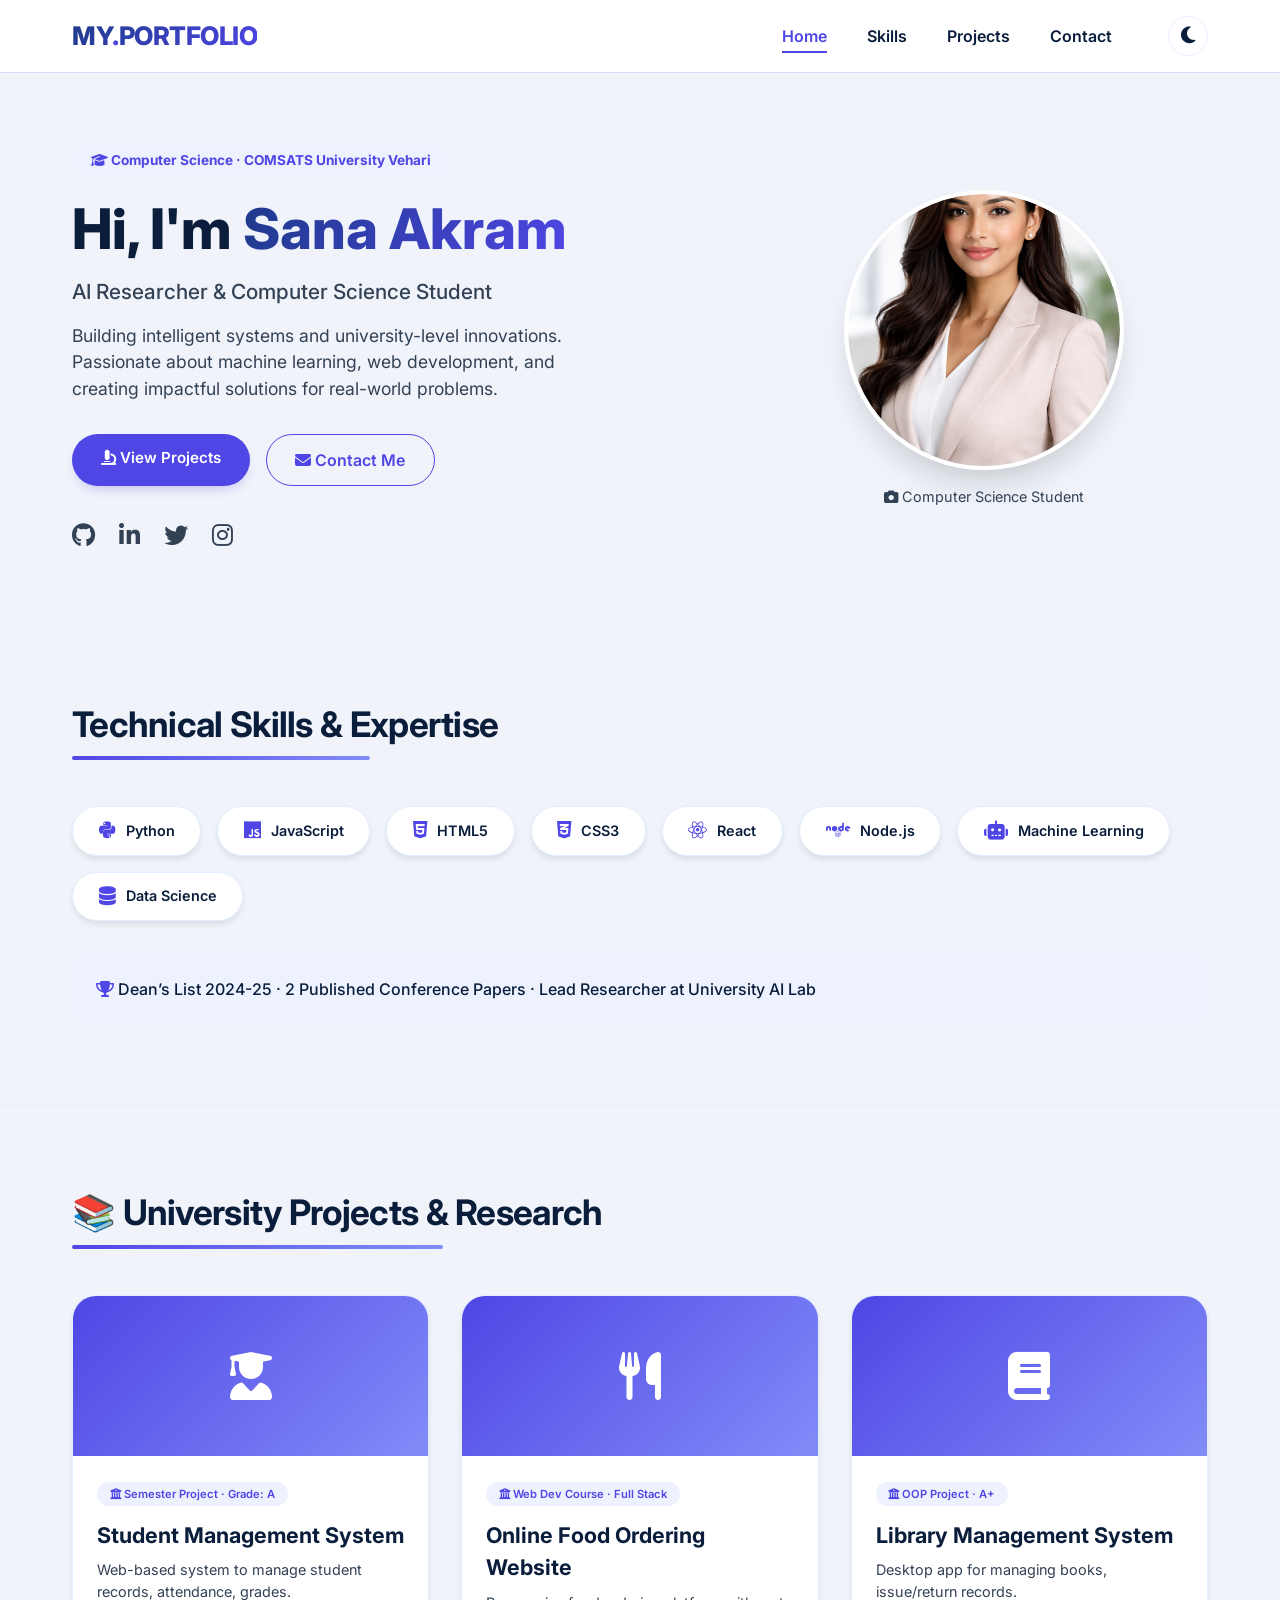
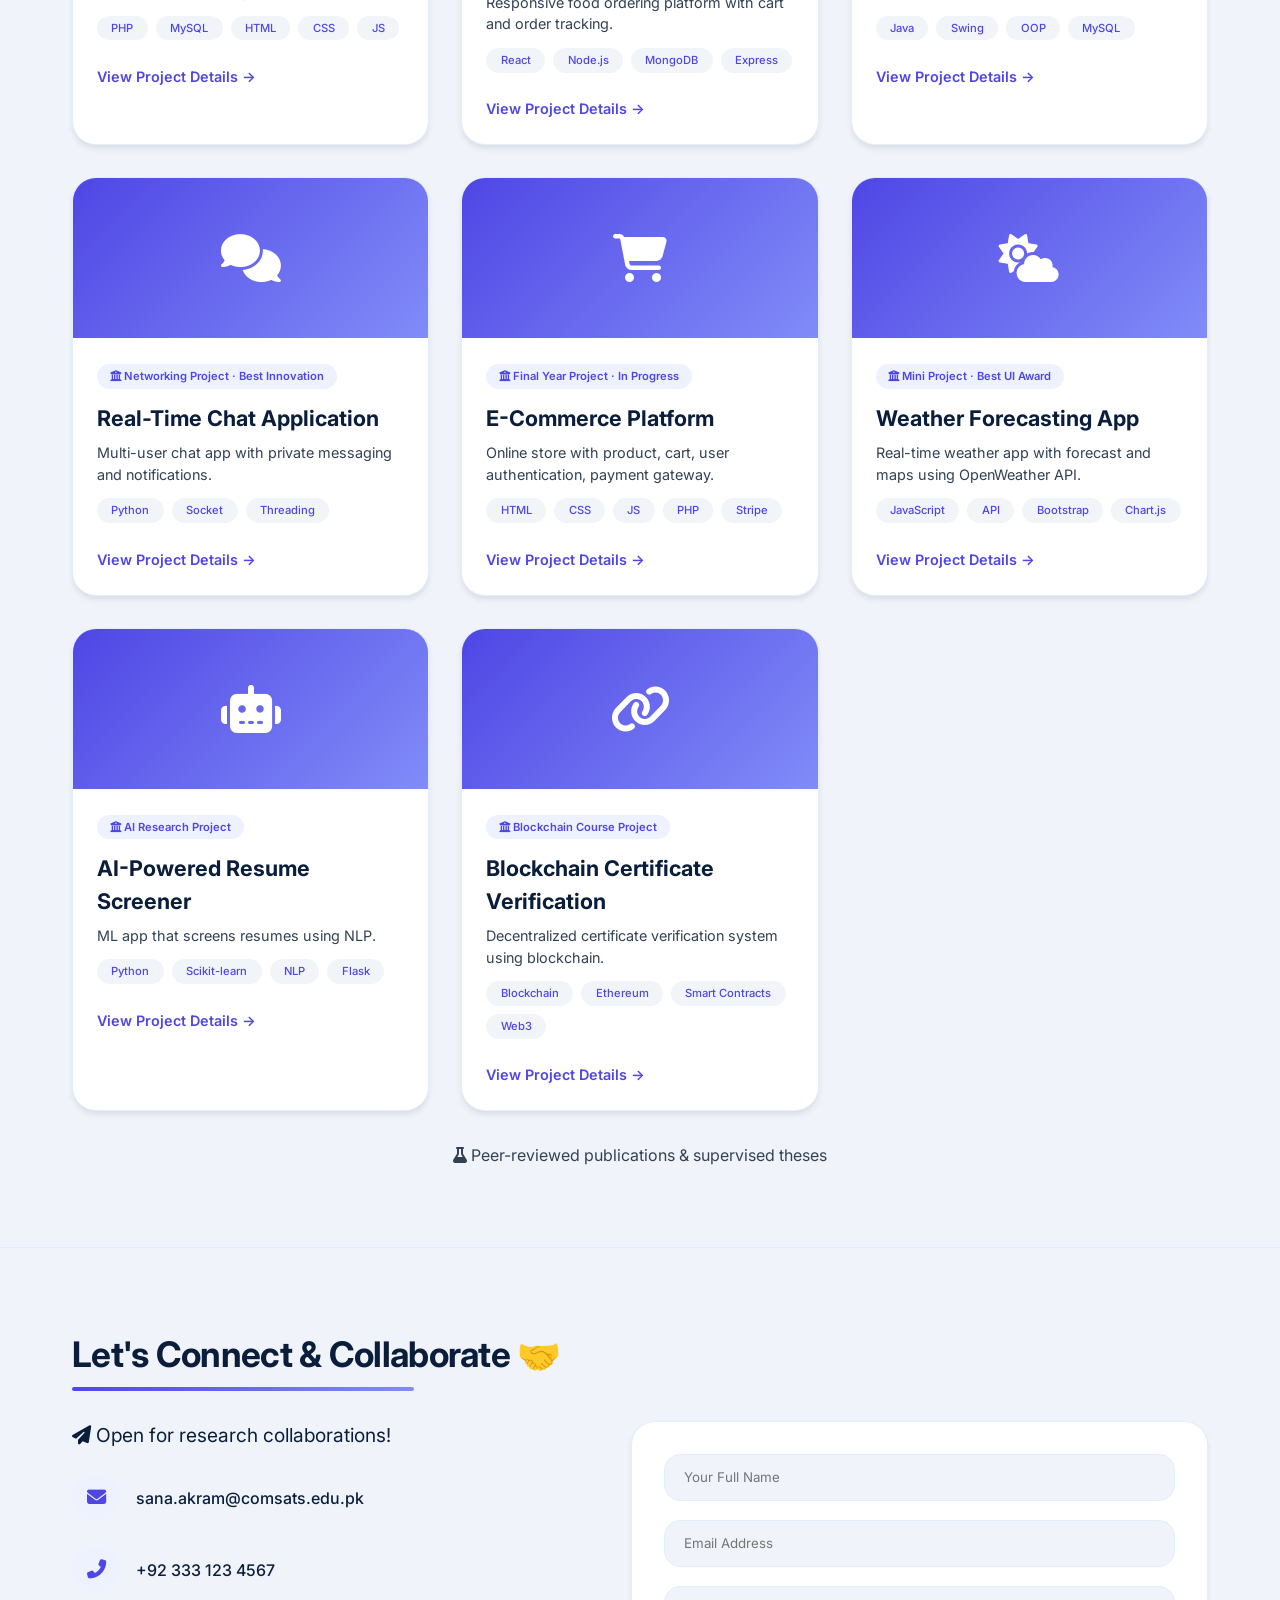
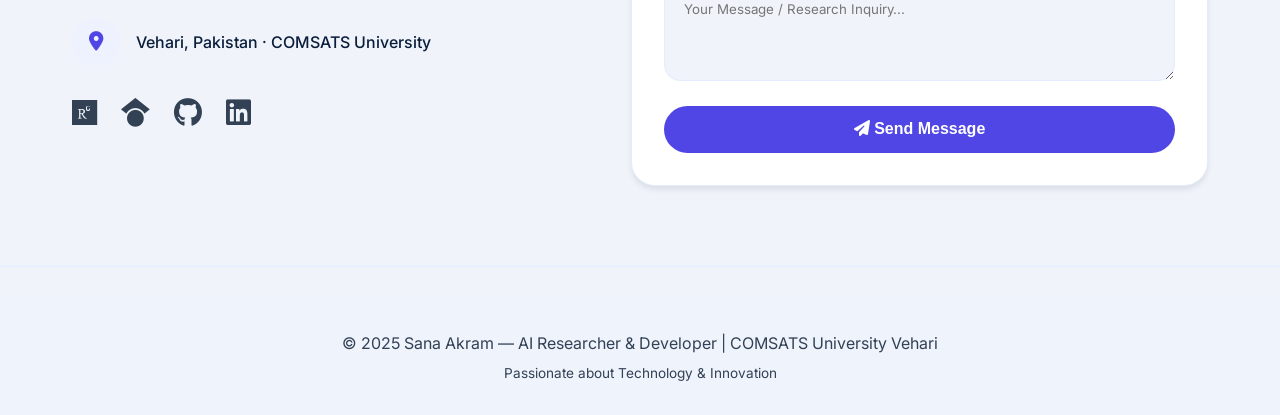
<file: index.html>
<!DOCTYPE html>
<html lang="en">
<head>
  <meta charset="UTF-8">
  <meta name="viewport" content="width=device-width, initial-scale=1.0, viewport-fit=cover">
  <title>Sana Akram | University Portfolio</title>

  <!-- Google Fonts -->
  <link href="https://fonts.googleapis.com/css2?family=Inter:wght@300;400;500;600;700;800&display=swap" rel="stylesheet">
  
  <!-- Font Awesome -->
  <link rel="stylesheet" href="https://cdnjs.cloudflare.com/ajax/libs/font-awesome/6.4.0/css/all.min.css">

  <!-- Custom CSS -->
  <link rel="stylesheet" href="style.css">
</head>
<body>

<!-- Navigation Bar -->
<nav>
  <div class="nav-container">
    <div class="logo">MY<span style="color:#4f46e5;">.</span>PORTFOLIO</div>
    <button class="menu-btn" id="menuBtn">
      <i class="fas fa-bars"></i>
    </button>
    <div class="nav-links" id="navLinks">
      <a href="#home" class="nav-link active">Home</a>
      <a href="#skills" class="nav-link">Skills</a>
      <a href="#projects" class="nav-link">Projects</a>
      <a href="#contact" class="nav-link">Contact</a>
      <div class="theme-toggle" id="themeToggle">
        <i class="fas fa-moon"></i>
      </div>
    </div>
  </div>
</nav>

<main>
  <!-- Hero Section -->
  <section id="home" class="hero">
    <div class="container hero-grid">
      <div class="hero-content">
        <span class="hero-badge"><i class="fas fa-graduation-cap"></i> Computer Science · COMSATS University Vehari</span>
        <h1>Hi, I'm <span class="name-highlight">Sana Akram</span></h1>
        <div class="hero-sub">AI Researcher & Computer Science Student</div>
        <p>Building intelligent systems and university-level innovations. Passionate about machine learning, web development, and creating impactful solutions for real-world problems.</p>
        <div class="btn-group">
          <a href="#projects" class="btn-primary"><i class="fas fa-microscope"></i> View Projects</a>
          <a href="#contact" class="btn-outline"><i class="fas fa-envelope"></i> Contact Me</a>
        </div>
        <div class="social-links">
          <a href="#"><i class="fab fa-github"></i></a>
          <a href="#"><i class="fab fa-linkedin-in"></i></a>
          <a href="#"><i class="fab fa-twitter"></i></a>
          <a href="#"><i class="fab fa-instagram"></i></a>
        </div>
      </div>
      <div class="hero-avatar">
        <div class="profile-image">
          <img src="image.png" alt="Sana Akram Profile Picture" class="profile-pic">
        </div>
        <p class="profile-caption"><i class="fas fa-camera"></i> Computer Science Student</p>
      </div>
    </div>
  </section>

  <!-- Skills Section -->
  <section id="skills">
    <div class="container">
      <h2 class="section-title">Technical Skills & Expertise</h2>
      <div class="skills-grid" id="skillsGrid"></div>
      <div class="achievement-card">
        <p><i class="fas fa-trophy" style="color:#4f46e5;"></i> Dean’s List 2024-25 · 2 Published Conference Papers · Lead Researcher at University AI Lab</p>
      </div>
    </div>
  </section>

  <!-- Projects Section -->
  <section id="projects">
    <div class="container">
      <h2 class="section-title">📚 University Projects & Research</h2>
      <div class="projects-grid" id="projectsContainer"></div>
      <div class="projects-footer">
        <p><i class="fas fa-flask"></i> Peer-reviewed publications & supervised theses</p>
      </div>
    </div>
  </section>
  <!-- Contact Section -->
  <section id="contact">
    <div class="container">
      <h2 class="section-title">Let's Connect & Collaborate 🤝</h2>
      <div class="contact-wrapper">
        <div class="contact-info">
          <p class="contact-heading"><i class="fas fa-paper-plane"></i> Open for research collaborations!</p>
          <div class="contact-detail"><i class="fas fa-envelope"></i><span>sana.akram@comsats.edu.pk</span></div>
          <div class="contact-detail"><i class="fas fa-phone-alt"></i><span>+92 333 123 4567</span></div>
          <div class="contact-detail"><i class="fas fa-map-marker-alt"></i><span>Vehari, Pakistan · COMSATS University</span></div>
          <div class="contact-social">
            <i class="fab fa-researchgate"></i>
            <i class="fab fa-google-scholar"></i>
            <i class="fab fa-github"></i>
            <i class="fab fa-linkedin"></i>
          </div>
        </div>
        <div class="contact-form">
          <form id="contactForm">
            <div class="form-group">
              <input type="text" id="name" placeholder="Your Full Name" required>
            </div>
            <div class="form-group">
              <input type="email" id="email" placeholder="Email Address" required>
            </div>
            <div class="form-group">
              <textarea rows="4" id="message" placeholder="Your Message / Research Inquiry..."></textarea>
            </div>
            <button type="submit"><i class="fas fa-paper-plane"></i> Send Message</button>
          </form>
        </div>
      </div>
    </div>
  </section>
</main>

<footer>
  <div class="container">
    <p>© 2025 Sana Akram — AI Researcher & Developer | COMSATS University Vehari</p>
    <p class="footer-heart">Passionate about Technology & Innovation</p>
  </div>
</footer>

<div id="toastMsg" class="toast-msg"></div>

<!-- ========================================
     JS: Skills + Projects + Theme + Contact
======================================== -->
<script>
  // Skills Data
  const skillsData = [
    { name: "Python", icon: "fab fa-python" },
    { name: "JavaScript", icon: "fab fa-js" },
    { name: "HTML5", icon: "fab fa-html5" },
    { name: "CSS3", icon: "fab fa-css3-alt" },
    { name: "React", icon: "fab fa-react" },
    { name: "Node.js", icon: "fab fa-node" },
    { name: "Machine Learning", icon: "fas fa-robot" },
    { name: "Data Science", icon: "fas fa-database" }
  ];

  // University Projects Data
  const universityProjects = [
    { title: "Student Management System", description: "Web-based system to manage student records, attendance, grades.", tags: ["PHP","MySQL","HTML","CSS","JS"], icon:"fas fa-user-graduate", uniBadge:"Semester Project · Grade: A" },
    { title: "Online Food Ordering Website", description: "Responsive food ordering platform with cart and order tracking.", tags:["React","Node.js","MongoDB","Express"], icon:"fas fa-utensils", uniBadge:"Web Dev Course · Full Stack" },
    { title: "Library Management System", description: "Desktop app for managing books, issue/return records.", tags:["Java","Swing","OOP","MySQL"], icon:"fas fa-book", uniBadge:"OOP Project · A+" },
    { title: "Real-Time Chat Application", description: "Multi-user chat app with private messaging and notifications.", tags:["Python","Socket","Threading"], icon:"fas fa-comments", uniBadge:"Networking Project · Best Innovation" },
    { title: "E-Commerce Platform", description: "Online store with product, cart, user authentication, payment gateway.", tags:["HTML","CSS","JS","PHP","Stripe"], icon:"fas fa-shopping-cart", uniBadge:"Final Year Project · In Progress" },
    { title: "Weather Forecasting App", description: "Real-time weather app with forecast and maps using OpenWeather API.", tags:["JavaScript","API","Bootstrap","Chart.js"], icon:"fas fa-cloud-sun", uniBadge:"Mini Project · Best UI Award" },
    { title: "AI-Powered Resume Screener", description: "ML app that screens resumes using NLP.", tags:["Python","Scikit-learn","NLP","Flask"], icon:"fas fa-robot", uniBadge:"AI Research Project" },
    { title: "Blockchain Certificate Verification", description: "Decentralized certificate verification system using blockchain.", tags:["Blockchain","Ethereum","Smart Contracts","Web3"], icon:"fas fa-link", uniBadge:"Blockchain Course Project" }
  ];

  // Render Skills
  function renderSkills() {
    const container = document.getElementById('skillsGrid');
    if(!container) return;
    container.innerHTML = '';
    skillsData.forEach(skill => {
      const card = document.createElement('div');
      card.className = 'skill-card';
      card.innerHTML = `<i class="${skill.icon}"></i> ${skill.name}`;
      card.addEventListener('click', () => showToast(`🔬 ${skill.name} — core competency!`));
      container.appendChild(card);
    });
  }

  // Render Projects
  function renderProjects() {
    const container = document.getElementById('projectsContainer');
    if(!container) return;
    container.innerHTML = '';
    universityProjects.forEach(proj => {
      const card = document.createElement('div');
      card.className = 'project-card';
      card.innerHTML = `
        <div class="project-img"><i class="${proj.icon}" style="font-size:3rem;"></i></div>
        <div class="project-info">
          <div class="uni-badge"><i class="fas fa-university"></i> ${proj.uniBadge}</div>
          <h3>${proj.title}</h3>
          <p>${proj.description}</p>
          <div class="project-tags">${proj.tags.map(tag=>`<span class="tag">${tag}</span>`).join('')}</div>
          <a href="#" class="project-link" data-project="${proj.title}">View Project Details →</a>
        </div>`;
      container.appendChild(card);
    });

    document.querySelectorAll('.project-link').forEach(link=>{
      link.addEventListener('click', e=>{
        e.preventDefault();
        showToast(`📂 "${link.getAttribute('data-project')}" - Request details via contact form!`);
      });
    });
  }

  // Toast
  let toastTimeout;
  function showToast(msg,duration=3000){
    const toast = document.getElementById('toastMsg');
    if(!toast) return;
    if(toastTimeout) clearTimeout(toastTimeout);
    toast.textContent = msg;
    toast.style.opacity='1';
    toastTimeout = setTimeout(()=>toast.style.opacity='0', duration);
  }

  // Theme Toggle
  function initThemeToggle(){
    const themeToggle = document.getElementById('themeToggle');
    if(!themeToggle) return;
    themeToggle.addEventListener('click', ()=>{
      document.body.classList.toggle('dark');
      const icon = themeToggle.querySelector('i');
      if(document.body.classList.contains('dark')) icon.classList.replace('fa-moon','fa-sun');
      else icon.classList.replace('fa-sun','fa-moon');
      localStorage.setItem('theme', document.body.classList.contains('dark')?'dark':'light');
    });
    if(localStorage.getItem('theme')==='dark') {
      document.body.classList.add('dark');
      themeToggle.querySelector('i').classList.replace('fa-moon','fa-sun');
    }
  }

  // Mobile Menu
  function initMobileMenu(){
    const menuBtn = document.getElementById('menuBtn');
    const navLinks = document.getElementById('navLinks');
    const navLinkItems = document.querySelectorAll('.nav-link');
    if(menuBtn && navLinks){
      menuBtn.addEventListener('click', ()=>navLinks.classList.toggle('active'));
      navLinkItems.forEach(link=>link.addEventListener('click', ()=>navLinks.classList.remove('active')));
    }
  }

  // Active Nav
  function initActiveNavigation(){
    const sections = document.querySelectorAll('section');
    const navLinkItems = document.querySelectorAll('.nav-link');
    function setActiveSection(){
      let current='';
      const scrollPos = window.scrollY+150;
      sections.forEach(section=>{
        if(scrollPos >= section.offsetTop && scrollPos < section.offsetTop+section.clientHeight)
          current = section.getAttribute('id');
      });
      navLinkItems.forEach(link=>{
        link.classList.remove('active');
        if(link.getAttribute('href').substring(1)===current) link.classList.add('active');
      });
    }
    window.addEventListener('scroll', setActiveSection);
    setActiveSection();
  }

  // Contact Form
  function initContactForm(){
    const form = document.getElementById('contactForm');
    if(!form) return;
    form.addEventListener('submit', e=>{
      e.preventDefault();
      const name=document.getElementById('name').value.trim();
      const email=document.getElementById('email').value.trim();
      const message=document.getElementById('message').value.trim();
      if(!name||!email||!message){showToast('⚠️ Please fill all fields!');return;}
      if(!email.includes('@')){showToast('⚠️ Invalid email!');return;}
      form.reset();
      showToast(`✅ Thank you ${name}, your message has been sent!`);
    });
  }

  // Init all
  window.addEventListener('DOMContentLoaded', ()=>{
    renderSkills();
    renderProjects();
    initThemeToggle();
    initMobileMenu();
    initActiveNavigation();
    initContactForm();
  });
</script>

</body>
</html>
</file>
<file: style.css>
/* ========================================
   VARIABLES & THEMES
   ======================================== */
:root {
    --bg-primary: #f0f4fa;
    --bg-secondary: #ffffff;
    --text-primary: #0a1e3c;
    --text-secondary: #334155;
    --card-bg: #ffffff;
    --nav-bg: rgba(255, 255, 255, 0.95);
    --border-color: #e2edff;
    --skill-bg: #ffffff;
    --badge-bg: #eef2ff;
    --tag-bg: #f1f5f9;
    --footer-bg: #eef3fc;
    --gradient-start: #1e3a8a;
    --gradient-end: #4f46e5;
    --shadow: 0 4px 6px -1px rgba(0, 0, 0, 0.1);
    --transition: all 0.3s ease;
}
.profile-pic {
  width: 280px;
  height: 280px;
  object-fit: cover;   /* image crop ho kar fit hogi */
  border-radius: 50%;  /* round DP */
}
body.dark {
    --bg-primary: #0f172a;
    --bg-secondary: #1e293b;
    --text-primary: #f1f5f9;
    --text-secondary: #cbd5e1;
    --card-bg: #1e293b;
    --nav-bg: rgba(15, 23, 42, 0.95);
    --border-color: #334155;
    --skill-bg: #1e293b;
    --badge-bg: #2d3a6e;
    --tag-bg: #334155;
    --footer-bg: #0f172a;
    --gradient-start: #818cf8;
    --gradient-end: #a78bfa;
    --shadow: 0 4px 6px -1px rgba(0, 0, 0, 0.3);
}

/* ========================================
   RESET & BASE STYLES
   ======================================== */
* {
    margin: 0;
    padding: 0;
    box-sizing: border-box;
}

body {
    font-family: 'Inter', sans-serif;
    background: var(--bg-primary);
    color: var(--text-primary);
    line-height: 1.5;
    scroll-behavior: smooth;
    transition: background 0.3s ease, color 0.3s ease;
}

::-webkit-scrollbar {
    width: 10px;
}
::-webkit-scrollbar-track {
    background: var(--bg-primary);
}
::-webkit-scrollbar-thumb {
    background: #4f46e5;
    border-radius: 10px;
}

.container {
    max-width: 1200px;
    margin: 0 auto;
    padding: 0 2rem;
}

/* ========================================
   NAVIGATION BAR
   ======================================== */
nav {
    position: fixed;
    top: 0;
    left: 0;
    width: 100%;
    background: var(--nav-bg);
    backdrop-filter: blur(16px);
    z-index: 1000;
    border-bottom: 1px solid rgba(79, 70, 229, 0.2);
    padding: 1rem 0;
    transition: var(--transition);
}

.nav-container {
    max-width: 1200px;
    margin: 0 auto;
    padding: 0 2rem;
    display: flex;
    justify-content: space-between;
    align-items: center;
}

.logo {
    font-weight: 800;
    font-size: 1.6rem;
    background: linear-gradient(135deg, var(--gradient-start), var(--gradient-end));
    background-clip: text;
    -webkit-background-clip: text;
    color: transparent;
    letter-spacing: -0.5px;
}

.nav-links {
    display: flex;
    gap: 2.5rem;
    align-items: center;
}

.nav-links a {
    text-decoration: none;
    font-weight: 600;
    color: var(--text-primary);
    transition: 0.3s;
    font-size: 1rem;
    position: relative;
}

.nav-links a::after {
    content: '';
    position: absolute;
    bottom: -5px;
    left: 0;
    width: 0;
    height: 2px;
    background: #4f46e5;
    transition: width 0.3s ease;
}

.nav-links a:hover::after,
.nav-links a.active::after {
    width: 100%;
}

.nav-links a:hover,
.nav-links a.active {
    color: #4f46e5;
}

.theme-toggle {
    background: var(--card-bg);
    border: 1px solid var(--border-color);
    border-radius: 50%;
    width: 40px;
    height: 40px;
    display: flex;
    align-items: center;
    justify-content: center;
    cursor: pointer;
    transition: 0.2s;
    margin-left: 1rem;
}

.theme-toggle:hover {
    transform: scale(1.05);
    background: #4f46e5;
}

.theme-toggle i {
    font-size: 1.2rem;
    color: var(--text-primary);
}

.theme-toggle:hover i {
    color: white;
}

.menu-btn {
    display: none;
    background: none;
    border: none;
    font-size: 1.5rem;
    color: var(--text-primary);
    cursor: pointer;
}

/* ========================================
   MAIN CONTENT
   ======================================== */
main {
    padding-top: 80px;
}

section {
    padding: 5rem 0;
    border-bottom: 1px solid var(--border-color);
}

.hero {
    padding: 4rem 0;
    border-bottom: none;
}

.section-title {
    font-size: 2.2rem;
    font-weight: 700;
    margin-bottom: 2.5rem;
    letter-spacing: -0.02em;
    position: relative;
    display: inline-block;
    color: var(--text-primary);
}

.section-title:after {
    content: '';
    position: absolute;
    bottom: -10px;
    left: 0;
    width: 70%;
    height: 4px;
    background: linear-gradient(90deg, #4f46e5, #818cf8);
    border-radius: 4px;
}

/* ========================================
   HERO SECTION
   ======================================== */
.hero-grid {
    display: flex;
    flex-wrap: wrap;
    align-items: center;
    justify-content: space-between;
    gap: 3rem;
}

.hero-content {
    flex: 1;
    min-width: 280px;
}

.hero-badge {
    background: var(--badge-bg);
    color: #4f46e5;
    padding: 0.4rem 1.2rem;
    border-radius: 40px;
    font-size: 0.85rem;
    font-weight: 700;
    display: inline-block;
    margin-bottom: 1.2rem;
}

.hero-content h1 {
    font-size: 3.5rem;
    font-weight: 800;
    line-height: 1.2;
    margin-bottom: 0.75rem;
}

.name-highlight {
    background: linear-gradient(120deg, var(--gradient-start), var(--gradient-end));
    background-clip: text;
    -webkit-background-clip: text;
    color: transparent;
    display: inline-block;
}

.hero-sub {
    font-size: 1.3rem;
    font-weight: 500;
    color: var(--text-secondary);
    margin-bottom: 1rem;
}

.hero-content p {
    font-size: 1.1rem;
    color: var(--text-secondary);
    margin-bottom: 2rem;
    max-width: 550px;
}

.btn-group {
    display: flex;
    gap: 1rem;
    flex-wrap: wrap;
}

.btn-primary {
    background: #4f46e5;
    color: white;
    border: none;
    padding: 0.8rem 1.8rem;
    border-radius: 40px;
    font-weight: 600;
    cursor: pointer;
    transition: all 0.25s;
    text-decoration: none;
    display: inline-block;
    font-size: 0.95rem;
    box-shadow: 0 6px 14px -6px rgba(79, 70, 229, 0.4);
}

.btn-primary:hover {
    background: #4338ca;
    transform: translateY(-2px);
}

.btn-outline {
    background: transparent;
    border: 1.5px solid #4f46e5;
    color: #4f46e5;
    padding: 0.8rem 1.8rem;
    border-radius: 40px;
    font-weight: 600;
    cursor: pointer;
    transition: 0.2s;
    text-decoration: none;
    display: inline-block;
}

.btn-outline:hover {
    background: var(--badge-bg);
    transform: translateY(-2px);
}

.social-links {
    margin-top: 2rem;
    display: flex;
    gap: 1.5rem;
}

.social-links a {
    color: var(--text-secondary);
    font-size: 1.5rem;
    transition: 0.3s;
}

.social-links a:hover {
    color: #4f46e5;
    transform: translateY(-3px);
}

.hero-avatar {
    flex: 0.7;
    min-width: 280px;
    text-align: center;
}

.profile-image {
    width: 280px;
    height: 280px;
    margin: 0 auto;
    border-radius: 50%;
    overflow: hidden;
    box-shadow: 0 20px 35px -12px rgba(0, 0, 0, 0.2);
    border: 4px solid white;
    transition: transform 0.3s ease;
}

.profile-image:hover {
    transform: scale(1.02);
}

.profile-image img {
    width: 100%;
    height: 100%;
    object-fit: cover;
}

.profile-caption {
    margin-top: 1rem;
    color: var(--text-secondary);
    font-size: 0.9rem;
}

/* ========================================
   SKILLS SECTION
   ======================================== */
.skills-grid {
    display: flex;
    flex-wrap: wrap;
    gap: 1rem;
    margin-top: 1rem;
}

.skill-card {
    background: var(--skill-bg);
    padding: 0.8rem 1.6rem;
    border-radius: 50px;
    font-weight: 600;
    display: flex;
    align-items: center;
    gap: 10px;
    box-shadow: var(--shadow);
    border: 1px solid var(--border-color);
    transition: var(--transition);
    font-size: 0.9rem;
    color: var(--text-primary);
    cursor: pointer;
}

.skill-card i {
    font-size: 1.2rem;
    color: #4f46e5;
}

.skill-card:hover {
    transform: translateY(-3px);
    border-color: #4f46e5;
    box-shadow: 0 10px 25px -10px rgba(79, 70, 229, 0.3);
}

.achievement-card {
    margin-top: 2rem;
    background: var(--badge-bg);
    padding: 1.5rem;
    border-radius: 1rem;
}

.achievement-card p {
    font-weight: 500;
    color: var(--text-primary);
}

/* ========================================
   PROJECTS SECTION
   ======================================== */
.projects-grid {
    display: grid;
    grid-template-columns: repeat(auto-fill, minmax(340px, 1fr));
    gap: 2rem;
    margin-top: 1rem;
}

.project-card {
    background: var(--card-bg);
    border-radius: 1.5rem;
    overflow: hidden;
    transition: var(--transition);
    box-shadow: var(--shadow);
    border: 1px solid var(--border-color);
}

.project-card:hover {
    transform: translateY(-8px);
    box-shadow: 0 20px 30px -12px rgba(0, 0, 0, 0.2);
    border-color: #4f46e5;
}

.project-img {
    background: linear-gradient(135deg, #4f46e5, #818cf8);
    height: 160px;
    display: flex;
    align-items: center;
    justify-content: center;
    color: white;
    font-size: 3rem;
}

.project-info {
    padding: 1.5rem;
}

.project-info h3 {
    font-size: 1.35rem;
    margin-bottom: 0.5rem;
    font-weight: 700;
    color: var(--text-primary);
}

.project-info p {
    color: var(--text-secondary);
    font-size: 0.9rem;
    line-height: 1.5;
}

.uni-badge {
    background: var(--badge-bg);
    font-size: 0.7rem;
    font-weight: 600;
    display: inline-block;
    padding: 0.25rem 0.8rem;
    border-radius: 30px;
    color: #4f46e5;
    margin-bottom: 0.8rem;
}

.project-tags {
    display: flex;
    flex-wrap: wrap;
    gap: 0.5rem;
    margin: 0.8rem 0;
}

.tag {
    background: var(--tag-bg);
    padding: 0.25rem 0.9rem;
    border-radius: 30px;
    font-size: 0.7rem;
    font-weight: 500;
    color: #4f46e5;
}

.project-link {
    display: inline-flex;
    align-items: center;
    gap: 6px;
    margin-top: 0.8rem;
    color: #4f46e5;
    font-weight: 600;
    text-decoration: none;
    font-size: 0.9rem;
    transition: gap 0.3s;
}

.project-link:hover {
    gap: 10px;
}

.projects-footer {
    margin-top: 2rem;
    text-align: center;
    color: var(--text-secondary);
}

/* ========================================
   CONTACT SECTION
   ======================================== */
.contact-wrapper {
    display: flex;
    flex-wrap: wrap;
    gap: 3rem;
    justify-content: space-between;
}

.contact-info {
    flex: 1;
}

.contact-heading {
    font-size: 1.2rem;
    margin-bottom: 1.5rem;
    color: var(--text-primary);
}

.contact-detail {
    display: flex;
    align-items: center;
    gap: 1rem;
    margin: 1.5rem 0;
}

.contact-detail i {
    width: 48px;
    height: 48px;
    background: var(--badge-bg);
    display: flex;
    align-items: center;
    justify-content: center;
    border-radius: 50%;
    font-size: 1.2rem;
    color: #4f46e5;
}

.contact-detail span {
    color: var(--text-primary);
    font-weight: 500;
}

.contact-social {
    margin-top: 2rem;
    display: flex;
    gap: 1.5rem;
}

.contact-social i {
    font-size: 1.8rem;
    color: var(--text-secondary);
    cursor: pointer;
    transition: 0.3s;
}

.contact-social i:hover {
    color: #4f46e5;
    transform: translateY(-3px);
}

.contact-form {
    flex: 1;
    background: var(--card-bg);
    padding: 2rem;
    border-radius: 1.5rem;
    box-shadow: var(--shadow);
    border: 1px solid var(--border-color);
}

.form-group {
    margin-bottom: 1.2rem;
}

input, textarea {
    width: 100%;
    padding: 0.9rem 1.2rem;
    border: 1px solid var(--border-color);
    border-radius: 1rem;
    font-family: 'Inter', sans-serif;
    transition: 0.2s;
    background: var(--bg-primary);
    color: var(--text-primary);
}

input:focus, textarea:focus {
    outline: none;
    border-color: #4f46e5;
    box-shadow: 0 0 0 3px rgba(79, 70, 229, 0.1);
}

button[type="submit"] {
    background: #4f46e5;
    color: white;
    border: none;
    padding: 0.9rem;
    width: 100%;
    font-weight: 700;
    border-radius: 2rem;
    font-size: 1rem;
    cursor: pointer;
    transition: 0.2s;
}

button[type="submit"]:hover {
    background: #4338ca;
    transform: translateY(-2px);
}

/* ========================================
   FOOTER
   ======================================== */
footer {
    text-align: center;
    padding: 2rem 0;
    color: var(--text-secondary);
    background: var(--footer-bg);
    margin-top: 2rem;
}

.footer-heart {
    margin-top: 0.5rem;
    font-size: 0.85rem;
}

/* ========================================
   TOAST MESSAGE
   ======================================== */
.toast-msg {
    position: fixed;
    bottom: 30px;
    right: 30px;
    background: #4f46e5;
    color: white;
    padding: 12px 24px;
    border-radius: 50px;
    font-size: 0.9rem;
    z-index: 2000;
    opacity: 0;
    transition: 0.3s;
    pointer-events: none;
    font-weight: 500;
    box-shadow: 0 4px 12px rgba(0, 0, 0, 0.2);
}

/* ========================================
   RESPONSIVE DESIGN
   ======================================== */
@media (max-width: 768px) {
    .container, .nav-container {
        padding: 0 1.5rem;
    }
    
    .menu-btn {
        display: block;
    }
    
    .nav-links {
        display: none;
        position: absolute;
        top: 100%;
        left: 0;
        width: 100%;
        background: var(--nav-bg);
        backdrop-filter: blur(16px);
        flex-direction: column;
        padding: 1rem 0;
        gap: 1rem;
        border-bottom: 1px solid var(--border-color);
    }
    
    .nav-links.active {
        display: flex;
    }
    
    .hero-content h1 {
        font-size: 2.3rem;
    }
    
    .profile-image {
        width: 220px;
        height: 220px;
    }
    
    .section-title {
        font-size: 1.8rem;
    }
    
    .projects-grid {
        grid-template-columns: 1fr;
    }
    
    .contact-wrapper {
        flex-direction: column;
    }
}
</file>
